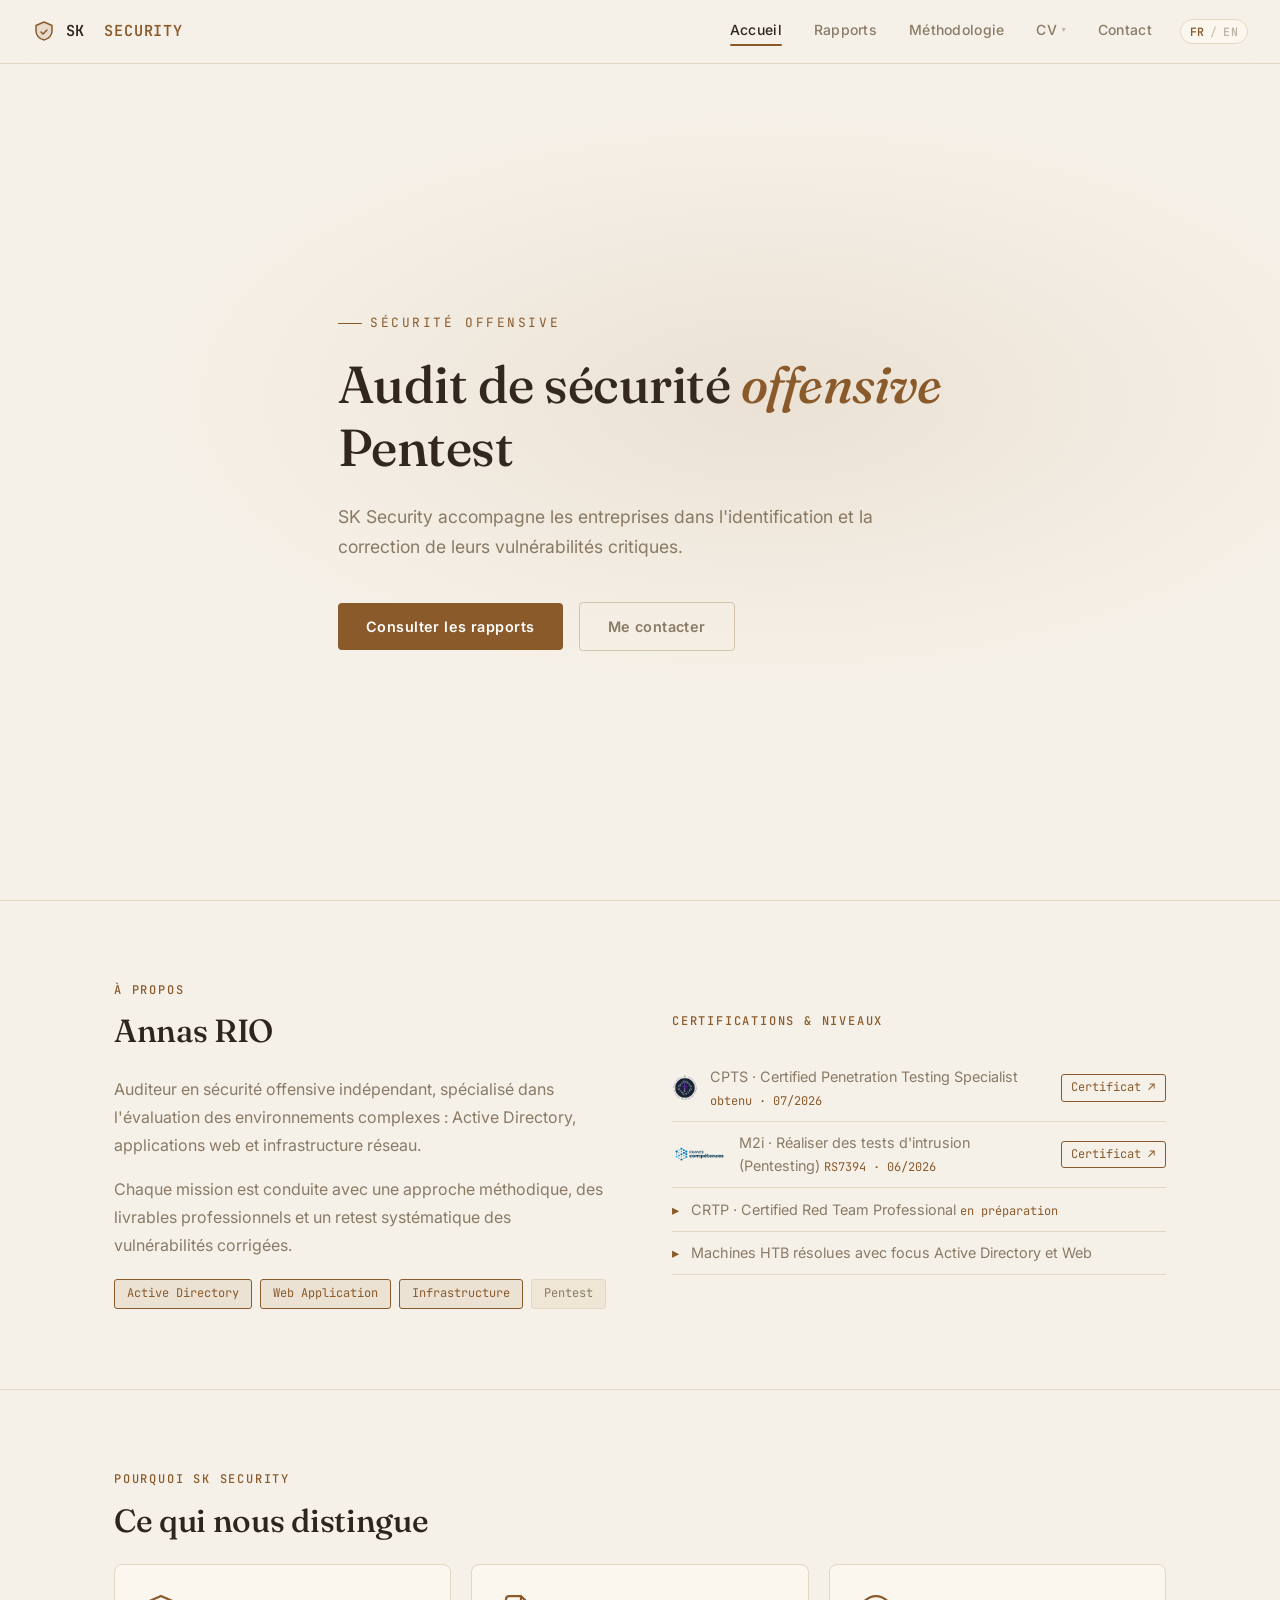
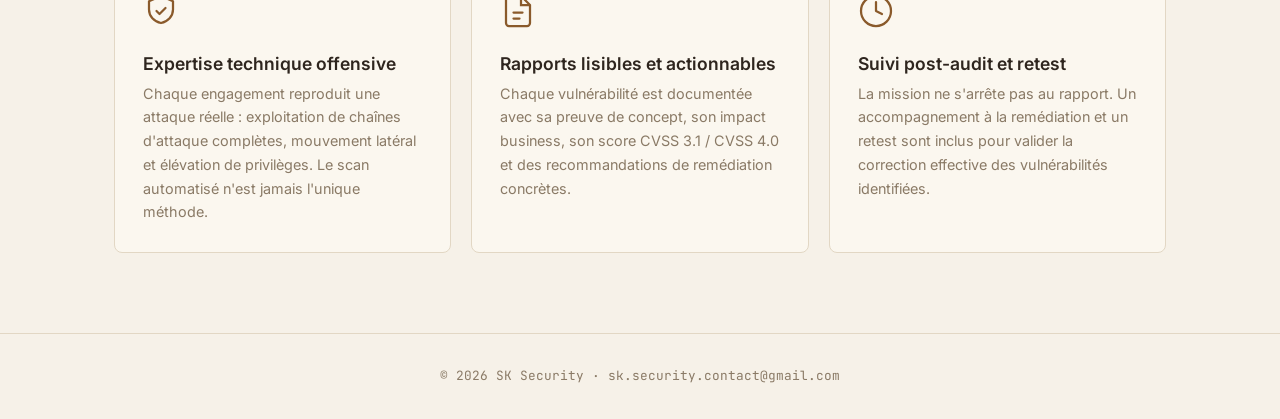
<file: index.html>
<!DOCTYPE html>
<html lang="fr">
<head>
  <meta charset="UTF-8" />
  <meta name="viewport" content="width=device-width, initial-scale=1.0" />
  <title data-i18n="meta.title.home">SK Security · Pentest</title>
  <meta name="description" data-i18n-attr="content:meta.desc.home" content="Cabinet de pentest freelance français. Audit de sécurité offensive, Active Directory, Web Application, Infrastructure." />
  <link rel="stylesheet" href="css/style.css" />
  <link rel="icon" href="favicon.svg" type="image/svg+xml" />
  <link rel="canonical" href="https://skyakuzoh.github.io/yakuzoh/" />
  <meta property="og:type" content="website" />
  <meta property="og:site_name" content="SK Security" />
  <meta property="og:locale" content="fr_FR" />
  <meta property="og:title" content="SK Security · Pentest" />
  <meta property="og:description" content="Cabinet de pentest freelance français. Audit de sécurité offensive, Active Directory, Web Application, Infrastructure." />
  <meta property="og:url" content="https://skyakuzoh.github.io/yakuzoh/" />
  <meta name="twitter:card" content="summary_large_image" />
  <script type="application/ld+json">
  {
    "@context": "https://schema.org",
    "@type": "Person",
    "name": "Annas Rio",
    "jobTitle": "Auditeur en sécurité offensive",
    "url": "https://skyakuzoh.github.io/yakuzoh/",
    "sameAs": ["https://www.linkedin.com/in/annas-rio-224492301/"]
  }
  </script>
</head>
<body>

<!-- ── NAVBAR ──────────────────────────────────────────────────────────── -->
<nav class="navbar" aria-label="Navigation principale">
  <a href="index.html" class="nav-logo" data-i18n-attr="aria-label:nav.logo" aria-label="SK Security, accueil">
    <svg width="24" height="24" viewBox="0 0 24 24" fill="none" aria-hidden="true">
      <path d="M12 2L4 5.5V11c0 4.418 3.358 8.166 8 9 4.642-.834 8-4.582 8-9V5.5L12 2Z"
            fill="rgba(138,90,43,.15)" stroke="#8A5A2B" stroke-width="1.5" stroke-linejoin="round"/>
      <path d="M9 12l2 2 4-4" stroke="#8A5A2B" stroke-width="1.5"
            stroke-linecap="round" stroke-linejoin="round"/>
    </svg>
    SK&nbsp;<span>SECURITY</span>
  </a>

  <div class="nav-right">
    <ul class="nav-links" id="nav-list" role="list">
      <li><a href="index.html" data-i18n="nav.home">Accueil</a></li>
      <li><a href="reports.html" data-i18n="nav.reports">Rapports</a></li>
      <li><a href="methodology.html" data-i18n="nav.methodology">Méthodologie</a></li>
      <li class="cv-dropdown">
        <button class="cv-drop-btn" data-i18n="nav.cv" aria-haspopup="true" aria-expanded="false">CV</button>
        <ul class="cv-menu" role="menu">
          <li><a href="CV_Annas_Rio_FR.pdf" target="_blank" rel="noopener"><span class="cv-flag">FR</span> <span data-i18n="cv.fr">Français</span></a></li>
          <li><a href="CV_Annas_Rio_EN.pdf" target="_blank" rel="noopener"><span class="cv-flag">EN</span> <span data-i18n="cv.en">English</span></a></li>
        </ul>
      </li>
      <li><a href="contact.html" data-i18n="nav.contact">Contact</a></li>
    </ul>

    <button class="lang-toggle" id="lang-toggle" aria-label="Language: French / English">
      <span class="lang-opt active" data-lang="fr">FR</span>
      <span class="lang-sep">/</span>
      <span class="lang-opt" data-lang="en">EN</span>
    </button>

    <button class="nav-toggle" data-i18n-attr="aria-label:nav.menu" aria-label="Ouvrir le menu" aria-expanded="false" aria-controls="nav-list">
      <span></span><span></span><span></span>
    </button>
  </div>
</nav>

<main>

  <!-- ── HERO ──────────────────────────────────────────────────────────── -->
  <section class="hero" id="accueil">
    <div class="container">
      <p class="hero-eyebrow" data-i18n="home.eyebrow">Sécurité offensive</p>
      <h1 data-i18n-html="home.h1">Audit de sécurité <em>offensive</em><br>Pentest</h1>
      <p class="hero-sub" data-i18n="home.sub">SK Security accompagne les entreprises dans l'identification et la correction de leurs vulnérabilités critiques.</p>
      <div class="hero-actions">
        <a href="reports.html" class="btn" data-i18n="home.btnReports">Consulter les rapports</a>
        <a href="contact.html" class="btn btn-outline" data-i18n="home.btnContact">Me contacter</a>
      </div>
    </div>
  </section>

  <!-- ── À PROPOS ──────────────────────────────────────────────────────── -->
  <section id="apropos">
    <div class="container">
      <p class="section-label" data-i18n="home.aboutLabel">À propos</p>
      <div class="about-grid">
        <div class="about-text">
          <h2>Annas RIO</h2>
          <p data-i18n="home.aboutP1">Auditeur en sécurité offensive indépendant, spécialisé dans l'évaluation des environnements complexes : Active Directory, applications web et infrastructure réseau.</p>
          <p data-i18n="home.aboutP2">Chaque mission est conduite avec une approche méthodique, des livrables professionnels et un retest systématique des vulnérabilités corrigées.</p>
          <div class="tag-list">
            <span class="tag accent">Active Directory</span>
            <span class="tag accent">Web Application</span>
            <span class="tag accent">Infrastructure</span>
            <span class="tag">Pentest</span>
          </div>
        </div>
        <div>
          <p class="section-label" data-i18n-html="home.certLabel">Certifications &amp; Niveaux</p>
          <div class="cert-list">
            <p class="cert-with-logo">
              <img class="cert-logo" src="assets/htblogocpts_beige.png" alt="HackTheBox CPTS" loading="lazy" />
              <span data-i18n-html="home.cpts">CPTS · Certified Penetration Testing Specialist <span class="mono" style="color:var(--accent);font-size:.75rem;">obtenu · 07/2026</span></span>
              <a class="cert-link" href="certs/cpts-htb-certificate.pdf" target="_blank" rel="noopener" data-i18n="home.certLink">Certificat&nbsp;↗</a>
            </p>
            <p class="cert-with-logo">
              <img class="cert-logo" src="assets/francecompetence_beige.png" alt="France Compétence" loading="lazy" />
              <span data-i18n-html="home.m2i">M2i · Réaliser des tests d'intrusion (Pentesting) <span class="mono" style="color:var(--accent);font-size:.75rem;">RS7394 · 06/2026</span></span>
              <a class="cert-link" href="certs/certification-m2i-pentesting.pdf" target="_blank" rel="noopener" data-i18n="home.certLink">Certificat&nbsp;↗</a>
            </p>
            <p>
              <span data-i18n-html="home.crtp">CRTP · Certified Red Team Professional <span class="mono" style="color:var(--accent);font-size:.75rem;">en préparation</span></span>
            </p>
            <p data-i18n="home.htbMachines">Machines HTB résolues avec focus Active Directory et Web</p>
          </div>
        </div>
      </div>
    </div>
  </section>

  <!-- ── POURQUOI SK SECURITY ───────────────────────────────────────────── -->
  <section id="pourquoi">
    <div class="container">
      <p class="section-label" data-i18n="home.whyLabel">Pourquoi SK Security</p>
      <h2 data-i18n="home.whyTitle">Ce qui nous distingue</h2>
      <div class="cards-grid">

        <div class="card">
          <svg class="card-icon" viewBox="0 0 24 24" fill="none" aria-hidden="true">
            <path d="M12 2L4 5.5V11c0 4.418 3.358 8.166 8 9 4.642-.834 8-4.582 8-9V5.5L12 2Z"
                  stroke="currentColor" stroke-width="1.5" stroke-linejoin="round"/>
            <path d="M9 12l2 2 4-4" stroke="currentColor" stroke-width="1.5"
                  stroke-linecap="round" stroke-linejoin="round"/>
          </svg>
          <h3 data-i18n="home.card1Title">Expertise technique offensive</h3>
          <p data-i18n="home.card1Desc">Chaque engagement reproduit une attaque réelle : exploitation de chaînes d'attaque complètes, mouvement latéral et élévation de privilèges. Le scan automatisé n'est jamais l'unique méthode.</p>
        </div>

        <div class="card">
          <svg class="card-icon" viewBox="0 0 24 24" fill="none" aria-hidden="true">
            <path d="M14 2H6a2 2 0 0 0-2 2v16a2 2 0 0 0 2 2h12a2 2 0 0 0 2-2V8l-6-6Z"
                  stroke="currentColor" stroke-width="1.5" stroke-linejoin="round"/>
            <polyline points="14,2 14,8 20,8" stroke="currentColor" stroke-width="1.5"/>
            <line x1="9" y1="13" x2="15" y2="13" stroke="currentColor" stroke-width="1.5" stroke-linecap="round"/>
            <line x1="9" y1="17" x2="13" y2="17" stroke="currentColor" stroke-width="1.5" stroke-linecap="round"/>
          </svg>
          <h3 data-i18n="home.card2Title">Rapports lisibles et actionnables</h3>
          <p data-i18n="home.card2Desc">Chaque vulnérabilité est documentée avec sa preuve de concept, son impact business, son score CVSS 3.1 / CVSS 4.0 et des recommandations de remédiation concrètes.</p>
        </div>

        <div class="card">
          <svg class="card-icon" viewBox="0 0 24 24" fill="none" aria-hidden="true">
            <circle cx="12" cy="12" r="10" stroke="currentColor" stroke-width="1.5"/>
            <polyline points="12,6 12,12 16,14" stroke="currentColor" stroke-width="1.5"
                      stroke-linecap="round" stroke-linejoin="round"/>
          </svg>
          <h3 data-i18n="home.card3Title">Suivi post-audit et retest</h3>
          <p data-i18n="home.card3Desc">La mission ne s'arrête pas au rapport. Un accompagnement à la remédiation et un retest sont inclus pour valider la correction effective des vulnérabilités identifiées.</p>
        </div>

      </div>
    </div>
  </section>

</main>

<footer>
  <div class="container">
    <span data-i18n="footer.copy">© 2026 SK Security ·</span>
    <a href="mailto:sk.security.contact@gmail.com">sk.security.contact@gmail.com</a>
  </div>
</footer>

<script src="js/i18n.js"></script>
<script src="js/main.js"></script>
</body>
</html>
</file>
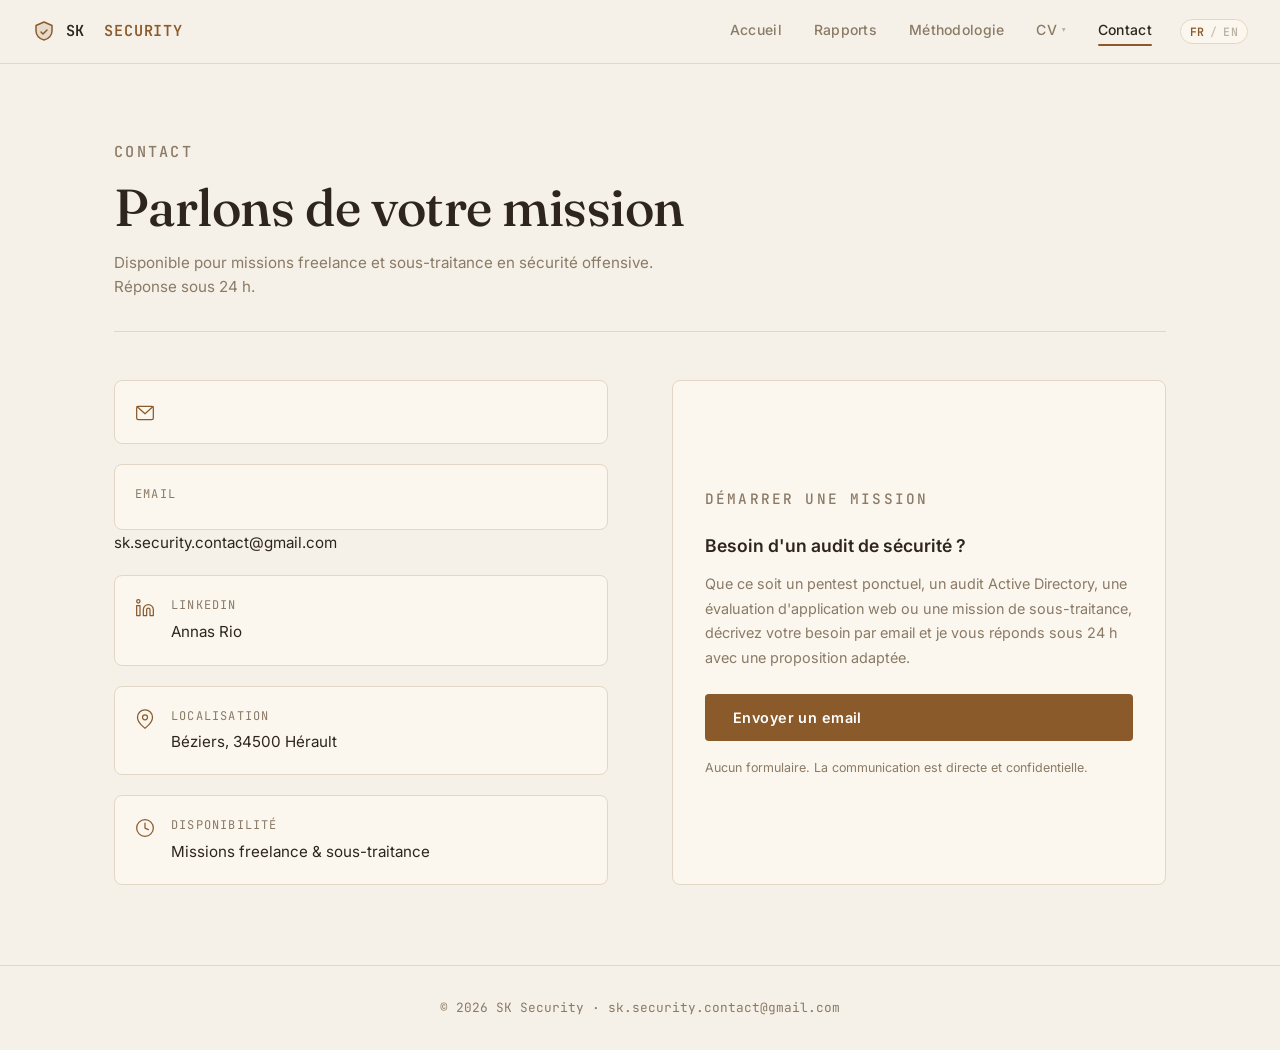
<file: contact.html>
<!DOCTYPE html>
<html lang="fr">
<head>
  <meta charset="UTF-8" />
  <meta name="viewport" content="width=device-width, initial-scale=1.0" />
  <title data-i18n="meta.title.contact">Contact · SK Security</title>
  <meta name="description" data-i18n-attr="content:meta.desc.contact" content="Contactez SK Security pour vos besoins en audit de sécurité offensive et pentest freelance." />
  <link rel="stylesheet" href="css/style.css" />
  <link rel="icon" href="favicon.svg" type="image/svg+xml" />
  <link rel="canonical" href="https://skyakuzoh.github.io/yakuzoh/contact.html" />
</head>
<body>

<!-- ── NAVBAR ──────────────────────────────────────────────────────────── -->
<nav class="navbar" aria-label="Navigation principale">
  <a href="index.html" class="nav-logo" data-i18n-attr="aria-label:nav.logo" aria-label="SK Security, accueil">
    <svg width="24" height="24" viewBox="0 0 24 24" fill="none" aria-hidden="true">
      <path d="M12 2L4 5.5V11c0 4.418 3.358 8.166 8 9 4.642-.834 8-4.582 8-9V5.5L12 2Z"
            fill="rgba(138,90,43,.15)" stroke="#8A5A2B" stroke-width="1.5" stroke-linejoin="round"/>
      <path d="M9 12l2 2 4-4" stroke="#8A5A2B" stroke-width="1.5"
            stroke-linecap="round" stroke-linejoin="round"/>
    </svg>
    SK&nbsp;<span>SECURITY</span>
  </a>

  <div class="nav-right">
    <ul class="nav-links" id="nav-list" role="list">
      <li><a href="index.html" data-i18n="nav.home">Accueil</a></li>
      <li><a href="reports.html" data-i18n="nav.reports">Rapports</a></li>
      <li><a href="methodology.html" data-i18n="nav.methodology">Méthodologie</a></li>
      <li class="cv-dropdown">
        <button class="cv-drop-btn" data-i18n="nav.cv" aria-haspopup="true" aria-expanded="false">CV</button>
        <ul class="cv-menu" role="menu">
          <li><a href="CV_Annas_Rio_FR.pdf" target="_blank" rel="noopener"><span class="cv-flag">FR</span> <span data-i18n="cv.fr">Français</span></a></li>
          <li><a href="CV_Annas_Rio_EN.pdf" target="_blank" rel="noopener"><span class="cv-flag">EN</span> <span data-i18n="cv.en">English</span></a></li>
        </ul>
      </li>
      <li><a href="contact.html" data-i18n="nav.contact">Contact</a></li>
    </ul>

    <button class="lang-toggle" id="lang-toggle" aria-label="Language: French / English">
      <span class="lang-opt active" data-lang="fr">FR</span>
      <span class="lang-sep">/</span>
      <span class="lang-opt" data-lang="en">EN</span>
    </button>

    <button class="nav-toggle" data-i18n-attr="aria-label:nav.menu" aria-label="Ouvrir le menu" aria-expanded="false" aria-controls="nav-list">
      <span></span><span></span><span></span>
    </button>
  </div>
</nav>

<main>
  <div class="container">

    <!-- ── PAGE HERO ────────────────────────────────────────────────────── -->
    <div class="page-hero">
      <p class="section-label" data-i18n="contact.label">Contact</p>
      <h1 data-i18n="contact.h1">Parlons de votre mission</h1>
      <p data-i18n-html="contact.intro">Disponible pour missions freelance et sous-traitance en sécurité offensive. Réponse sous 24&nbsp;h.</p>
    </div>

    <!-- ── CONTACT GRID ──────────────────────────────────────────────────── -->
    <section style="padding: 3rem 0 5rem; border: none;">
      <div class="contact-grid">

        <!-- Left: infos -->
        <div class="contact-info">

          <a href="mailto:sk.security.contact@gmail.com" class="contact-item" style="text-decoration:none; color:inherit;">
            <svg class="contact-item-icon" width="20" height="20" viewBox="0 0 24 24" fill="none" aria-hidden="true">
              <rect x="2" y="4" width="20" height="16" rx="2" stroke="currentColor" stroke-width="1.5"/>
              <polyline points="2,4 12,13 22,4" stroke="currentColor" stroke-width="1.5" stroke-linejoin="round"/>
            </svg>
            <div class="contact-item-text">
              <div class="label" data-i18n="contact.emailLabel">Email</div>
              <a href="mailto:sk.security.contact@gmail.com">sk.security.contact@gmail.com</a>
            </div>
          </a>

          <div class="contact-item">
            <svg class="contact-item-icon" width="20" height="20" viewBox="0 0 24 24" fill="none" aria-hidden="true">
              <path d="M16 8a6 6 0 0 1 6 6v7h-4v-7a2 2 0 0 0-2-2 2 2 0 0 0-2 2v7h-4v-7a6 6 0 0 1 6-6Z" stroke="currentColor" stroke-width="1.5" stroke-linejoin="round"/>
              <rect x="2" y="9" width="4" height="12" stroke="currentColor" stroke-width="1.5" stroke-linejoin="round"/>
              <circle cx="4" cy="4" r="2" stroke="currentColor" stroke-width="1.5"/>
            </svg>
            <div class="contact-item-text">
              <div class="label" data-i18n="contact.linkedinLabel">LinkedIn</div>
              <a href="https://www.linkedin.com/in/annas-rio-224492301/" target="_blank" rel="noopener">Annas Rio</a>
            </div>
          </div>

          <div class="contact-item">
            <svg class="contact-item-icon" width="20" height="20" viewBox="0 0 24 24" fill="none" aria-hidden="true">
              <path d="M21 10c0 7-9 13-9 13s-9-6-9-13a9 9 0 0 1 18 0Z" stroke="currentColor" stroke-width="1.5"/>
              <circle cx="12" cy="10" r="3" stroke="currentColor" stroke-width="1.5"/>
            </svg>
            <div class="contact-item-text">
              <div class="label" data-i18n="contact.locLabel">Localisation</div>
              <p data-i18n="contact.locValue">Béziers, 34500 Hérault</p>
            </div>
          </div>

          <div class="contact-item">
            <svg class="contact-item-icon" width="20" height="20" viewBox="0 0 24 24" fill="none" aria-hidden="true">
              <circle cx="12" cy="12" r="10" stroke="currentColor" stroke-width="1.5"/>
              <polyline points="12,6 12,12 16,14" stroke="currentColor" stroke-width="1.5" stroke-linecap="round"/>
            </svg>
            <div class="contact-item-text">
              <div class="label" data-i18n="contact.availLabel">Disponibilité</div>
              <p data-i18n-html="contact.availValue">Missions freelance &amp; sous-traitance</p>
            </div>
          </div>

        </div><!-- /contact-info -->

        <!-- Right: CTA -->
        <div class="contact-cta">
          <p class="section-label" data-i18n="contact.ctaLabel">Démarrer une mission</p>
          <h3 data-i18n="contact.ctaTitle">Besoin d'un audit de sécurité ?</h3>
          <p data-i18n-html="contact.ctaDesc">Que ce soit un pentest ponctuel, un audit Active Directory ou une mission de sous-traitance, décrivez votre besoin par email et je vous réponds sous 24&nbsp;h avec une proposition adaptée.</p>
          <a href="mailto:sk.security.contact@gmail.com?subject=Demande%20de%20mission%20pentest" class="btn" data-i18n-mailsubject="1" data-i18n="contact.sendBtn">
            <svg width="16" height="16" viewBox="0 0 24 24" fill="none" aria-hidden="true">
              <rect x="2" y="4" width="20" height="16" rx="2" stroke="currentColor" stroke-width="1.75"/>
              <polyline points="2,4 12,13 22,4" stroke="currentColor" stroke-width="1.75" stroke-linejoin="round"/>
            </svg>
            Envoyer un email
          </a>
          <p style="font-size:.78rem; color:var(--text-muted); margin-top:1rem; margin-bottom:0;" data-i18n="contact.note">Aucun formulaire. La communication est directe et confidentielle.</p>
        </div>

      </div><!-- /contact-grid -->
    </section>

  </div><!-- /container -->
</main>

<footer>
  <div class="container">
    <span data-i18n="footer.copy">© 2026 SK Security ·</span>
    <a href="mailto:sk.security.contact@gmail.com">sk.security.contact@gmail.com</a>
  </div>
</footer>

<script src="js/i18n.js"></script>
<script src="js/main.js"></script>
</body>
</html>
</file>
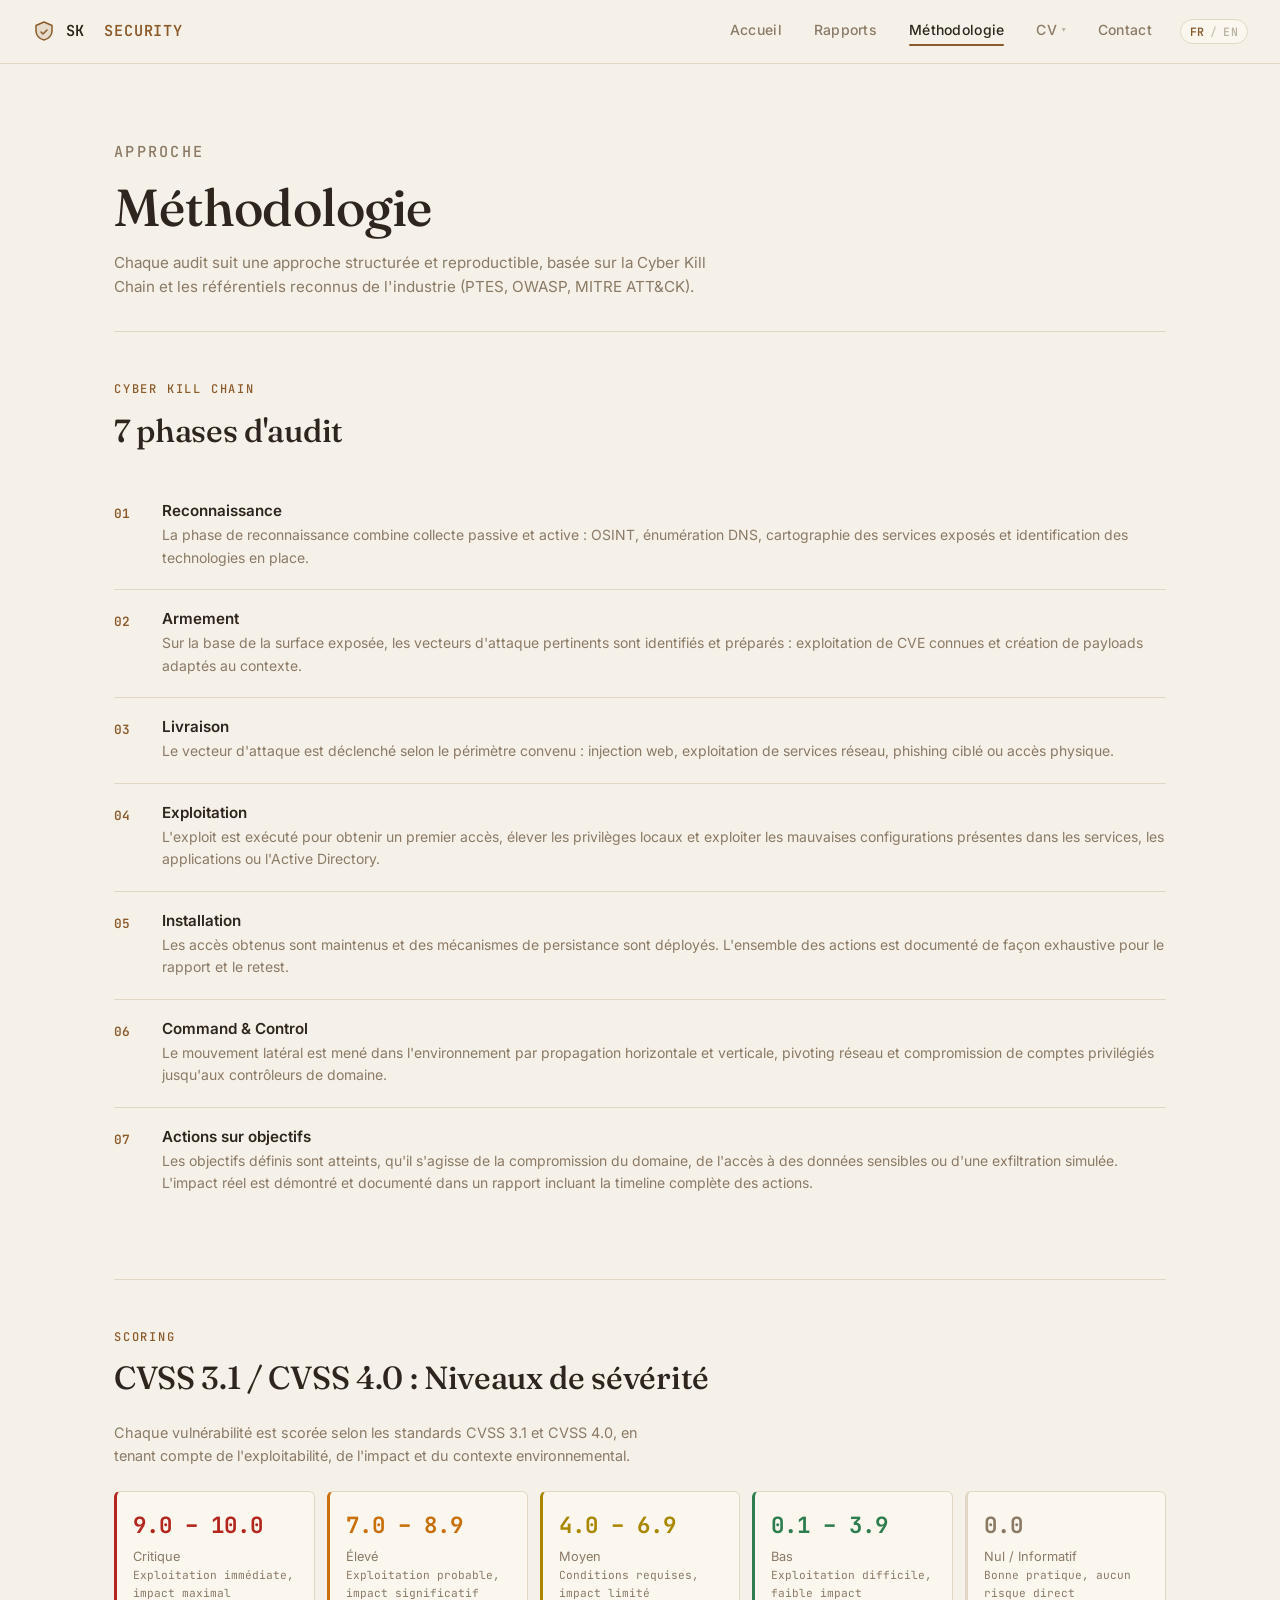
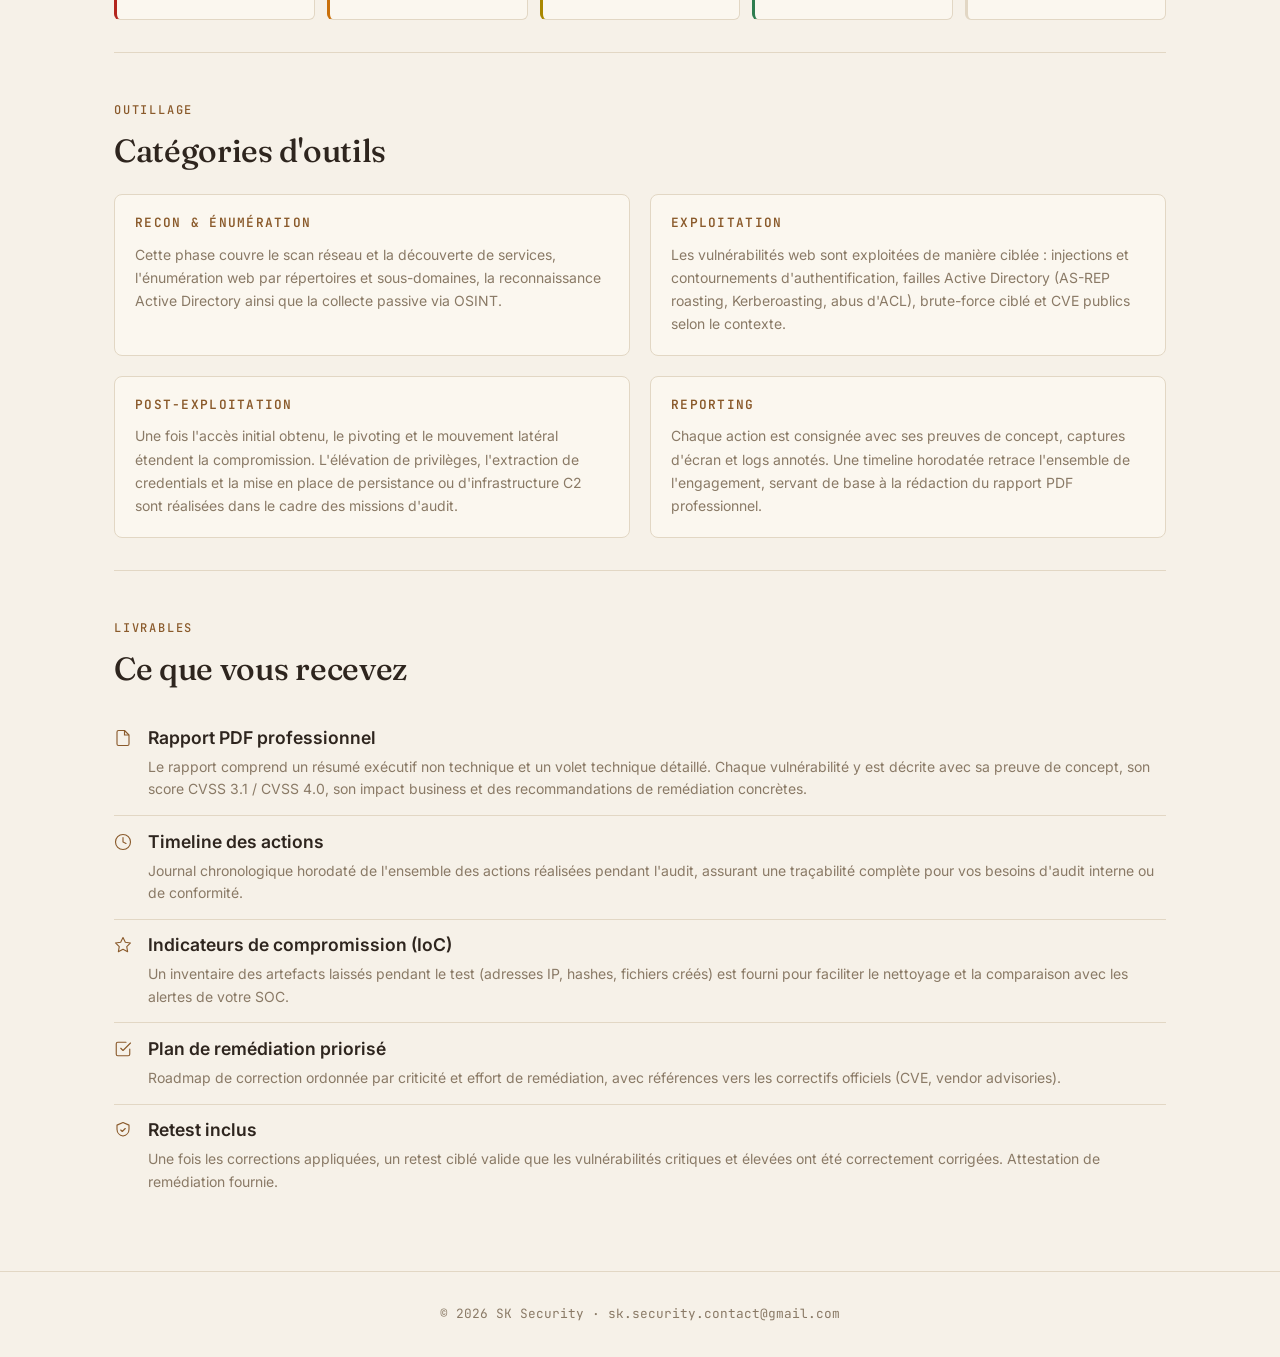
<file: methodology.html>
<!DOCTYPE html>
<html lang="fr">
<head>
  <meta charset="UTF-8" />
  <meta name="viewport" content="width=device-width, initial-scale=1.0" />
  <title data-i18n="meta.title.methodology">Méthodologie · SK Security</title>
  <meta name="description" data-i18n-attr="content:meta.desc.methodology" content="Approche structurée basée sur la Cyber Kill Chain." />
  <link rel="stylesheet" href="css/style.css" />
  <link rel="icon" href="favicon.svg" type="image/svg+xml" />
  <link rel="canonical" href="https://skyakuzoh.github.io/yakuzoh/methodology.html" />
</head>
<body>

<!-- ── NAVBAR ──────────────────────────────────────────────────────────── -->
<nav class="navbar" aria-label="Navigation principale">
  <a href="index.html" class="nav-logo" data-i18n-attr="aria-label:nav.logo" aria-label="SK Security, accueil">
    <svg width="24" height="24" viewBox="0 0 24 24" fill="none" aria-hidden="true">
      <path d="M12 2L4 5.5V11c0 4.418 3.358 8.166 8 9 4.642-.834 8-4.582 8-9V5.5L12 2Z"
            fill="rgba(138,90,43,.15)" stroke="#8A5A2B" stroke-width="1.5" stroke-linejoin="round"/>
      <path d="M9 12l2 2 4-4" stroke="#8A5A2B" stroke-width="1.5"
            stroke-linecap="round" stroke-linejoin="round"/>
    </svg>
    SK&nbsp;<span>SECURITY</span>
  </a>

  <div class="nav-right">
    <ul class="nav-links" id="nav-list" role="list">
      <li><a href="index.html" data-i18n="nav.home">Accueil</a></li>
      <li><a href="reports.html" data-i18n="nav.reports">Rapports</a></li>
      <li><a href="methodology.html" data-i18n="nav.methodology">Méthodologie</a></li>
      <li class="cv-dropdown">
        <button class="cv-drop-btn" data-i18n="nav.cv" aria-haspopup="true" aria-expanded="false">CV</button>
        <ul class="cv-menu" role="menu">
          <li><a href="CV_Annas_Rio_FR.pdf" target="_blank" rel="noopener"><span class="cv-flag">FR</span> <span data-i18n="cv.fr">Français</span></a></li>
          <li><a href="CV_Annas_Rio_EN.pdf" target="_blank" rel="noopener"><span class="cv-flag">EN</span> <span data-i18n="cv.en">English</span></a></li>
        </ul>
      </li>
      <li><a href="contact.html" data-i18n="nav.contact">Contact</a></li>
    </ul>

    <button class="lang-toggle" id="lang-toggle" aria-label="Language: French / English">
      <span class="lang-opt active" data-lang="fr">FR</span>
      <span class="lang-sep">/</span>
      <span class="lang-opt" data-lang="en">EN</span>
    </button>

    <button class="nav-toggle" data-i18n-attr="aria-label:nav.menu" aria-label="Ouvrir le menu" aria-expanded="false" aria-controls="nav-list">
      <span></span><span></span><span></span>
    </button>
  </div>
</nav>

<main>
  <div class="container">

    <!-- ── PAGE HERO ────────────────────────────────────────────────────── -->
    <div class="page-hero">
      <p class="section-label" data-i18n="meth.label">Approche</p>
      <h1 data-i18n="meth.h1">Méthodologie</h1>
      <p data-i18n="meth.intro">Chaque audit suit une approche structurée et reproductible, basée sur la Cyber Kill Chain et les référentiels reconnus de l'industrie (PTES, OWASP, MITRE ATT&amp;CK).</p>
    </div>

    <!-- ── CYBER KILL CHAIN ──────────────────────────────────────────────── -->
    <section id="kill-chain" style="padding: 3rem 0 2rem; border: none;">
      <p class="section-label" data-i18n="meth.kcLabel">Cyber Kill Chain</p>
      <h2 data-i18n="meth.kcTitle">7 phases d'audit</h2>

      <div class="kill-chain" role="list">
        <div class="kc-item" role="listitem">
          <span class="kc-num">01</span>
          <div class="kc-content"><h3 data-i18n="kc1.t">Reconnaissance</h3><p data-i18n="kc1.d">La phase de reconnaissance combine collecte passive et active : OSINT, énumération DNS, cartographie des services exposés et identification des technologies en place.</p></div>
        </div>
        <div class="kc-item" role="listitem">
          <span class="kc-num">02</span>
          <div class="kc-content"><h3 data-i18n-html="kc2.t">Armement</h3><p data-i18n="kc2.d">Sur la base de la surface exposée, les vecteurs d'attaque pertinents sont identifiés et préparés.</p></div>
        </div>
        <div class="kc-item" role="listitem">
          <span class="kc-num">03</span>
          <div class="kc-content"><h3 data-i18n="kc3.t">Livraison</h3><p data-i18n="kc3.d">Le vecteur d'attaque est déclenché selon le périmètre convenu.</p></div>
        </div>
        <div class="kc-item" role="listitem">
          <span class="kc-num">04</span>
          <div class="kc-content"><h3 data-i18n="kc4.t">Exploitation</h3><p data-i18n="kc4.d">L'exploit est exécuté pour obtenir un premier accès et élever les privilèges.</p></div>
        </div>
        <div class="kc-item" role="listitem">
          <span class="kc-num">05</span>
          <div class="kc-content"><h3 data-i18n="kc5.t">Installation</h3><p data-i18n="kc5.d">Les accès obtenus sont maintenus et des mécanismes de persistance sont déployés.</p></div>
        </div>
        <div class="kc-item" role="listitem">
          <span class="kc-num">06</span>
          <div class="kc-content"><h3 data-i18n-html="kc6.t">Command &amp; Control</h3><p data-i18n="kc6.d">Le mouvement latéral est mené dans l'environnement par pivoting réseau et compromission de comptes privilégiés.</p></div>
        </div>
        <div class="kc-item" role="listitem">
          <span class="kc-num">07</span>
          <div class="kc-content"><h3 data-i18n="kc7.t">Actions sur objectifs</h3><p data-i18n="kc7.d">Les objectifs définis sont atteints et l'impact réel est démontré dans un rapport incluant la timeline complète.</p></div>
        </div>
      </div>
    </section>

    <!-- ── SCORING CVSS ──────────────────────────────────────────────────── -->
    <section id="scoring" style="padding: 3rem 0 2rem;">
      <p class="section-label" data-i18n="meth.scoringLabel">Scoring</p>
      <h2 data-i18n="meth.scoringTitle">CVSS 3.1 / CVSS 4.0 : Niveaux de sévérité</h2>
      <p style="color:var(--text-muted);font-size:.9rem; max-width:560px;" data-i18n="meth.scoringIntro">Chaque vulnérabilité est scorée selon les standards CVSS 3.1 et CVSS 4.0.</p>

      <div class="cvss-grid">
        <div class="cvss-item" style="border-left: 3px solid var(--crit);">
          <div class="score" style="color:var(--crit);">9.0 – 10.0</div>
          <div class="label" data-i18n="cvss.crit.label">Critique</div>
          <div class="range" data-i18n="cvss.crit.range">Exploitation immédiate, impact maximal</div>
        </div>
        <div class="cvss-item" style="border-left: 3px solid var(--high);">
          <div class="score" style="color:var(--high);">7.0 – 8.9</div>
          <div class="label" data-i18n="cvss.high.label">Élevé</div>
          <div class="range" data-i18n="cvss.high.range">Exploitation probable, impact significatif</div>
        </div>
        <div class="cvss-item" style="border-left: 3px solid var(--med);">
          <div class="score" style="color:var(--med);">4.0 – 6.9</div>
          <div class="label" data-i18n="cvss.med.label">Moyen</div>
          <div class="range" data-i18n="cvss.med.range">Conditions requises, impact limité</div>
        </div>
        <div class="cvss-item" style="border-left: 3px solid var(--low);">
          <div class="score" style="color:var(--low);">0.1 – 3.9</div>
          <div class="label" data-i18n="cvss.low.label">Bas</div>
          <div class="range" data-i18n="cvss.low.range">Exploitation difficile, faible impact</div>
        </div>
        <div class="cvss-item" style="border-left: 3px solid var(--border);">
          <div class="score" style="color:var(--text-muted);">0.0</div>
          <div class="label" style="color:var(--text-muted);" data-i18n="cvss.none.label">Nul / Informatif</div>
          <div class="range" data-i18n="cvss.none.range">Bonne pratique, aucun risque direct</div>
        </div>
      </div>
    </section>

    <!-- ── OUTILS ────────────────────────────────────────────────────────── -->
    <section id="outils" style="padding: 3rem 0 2rem;">
      <p class="section-label" data-i18n="meth.toolsLabel">Outillage</p>
      <h2 data-i18n="meth.toolsTitle">Catégories d'outils</h2>

      <div class="tools-grid">
        <div class="tool-cat"><h3 data-i18n-html="tool1.t">Recon &amp; Énumération</h3><p data-i18n="tool1.d">Scan réseau, découverte de services, énumération web, reconnaissance Active Directory, OSINT.</p></div>
        <div class="tool-cat"><h3 data-i18n="tool2.t">Exploitation</h3><p data-i18n="tool2.d">Injections, contournements d'authentification, failles AD, brute-force ciblé, CVE publics.</p></div>
        <div class="tool-cat"><h3 data-i18n="tool3.t">Post-Exploitation</h3><p data-i18n="tool3.d">Pivoting, mouvement latéral, élévation de privilèges, extraction de credentials, C2.</p></div>
        <div class="tool-cat"><h3 data-i18n="tool4.t">Reporting</h3><p data-i18n="tool4.d">Preuves de concept, captures, logs annotés, timeline horodatée, rapport PDF.</p></div>
      </div>
    </section>

    <!-- ── LIVRABLES ──────────────────────────────────────────────────────── -->
    <section id="livrables" style="padding: 3rem 0 4rem; border-top: 1px solid var(--border);">
      <p class="section-label" data-i18n="meth.delivLabel">Livrables</p>
      <h2 data-i18n="meth.delivTitle">Ce que vous recevez</h2>

      <div class="deliverables">
        <div class="deliverable-item">
          <svg class="del-icon" width="18" height="18" viewBox="0 0 24 24" fill="none" aria-hidden="true">
            <path d="M14 2H6a2 2 0 0 0-2 2v16a2 2 0 0 0 2 2h12a2 2 0 0 0 2-2V8l-6-6Z" stroke="currentColor" stroke-width="1.5" stroke-linejoin="round"/>
            <polyline points="14,2 14,8 20,8" stroke="currentColor" stroke-width="1.5"/>
          </svg>
          <div><h3 data-i18n="del1.t">Rapport PDF professionnel</h3><p data-i18n="del1.d">Résumé exécutif et volet technique détaillé, avec preuve de concept, score CVSS, impact business et recommandations.</p></div>
        </div>
        <div class="deliverable-item">
          <svg class="del-icon" width="18" height="18" viewBox="0 0 24 24" fill="none" aria-hidden="true">
            <circle cx="12" cy="12" r="10" stroke="currentColor" stroke-width="1.5"/>
            <polyline points="12,6 12,12 16,14" stroke="currentColor" stroke-width="1.5" stroke-linecap="round"/>
          </svg>
          <div><h3 data-i18n="del2.t">Timeline des actions</h3><p data-i18n="del2.d">Journal chronologique horodaté des actions, pour la traçabilité et la conformité.</p></div>
        </div>
        <div class="deliverable-item">
          <svg class="del-icon" width="18" height="18" viewBox="0 0 24 24" fill="none" aria-hidden="true">
            <polygon points="12,2 15.09,8.26 22,9.27 17,14.14 18.18,21.02 12,17.77 5.82,21.02 7,14.14 2,9.27 8.91,8.26" stroke="currentColor" stroke-width="1.5" stroke-linejoin="round"/>
          </svg>
          <div><h3 data-i18n="del3.t">Indicateurs de compromission (IoC)</h3><p data-i18n="del3.d">Inventaire des artefacts (IP, hashes, fichiers) pour le nettoyage et la comparaison SOC.</p></div>
        </div>
        <div class="deliverable-item">
          <svg class="del-icon" width="18" height="18" viewBox="0 0 24 24" fill="none" aria-hidden="true">
            <path d="M9 11l3 3L22 4" stroke="currentColor" stroke-width="1.5" stroke-linecap="round" stroke-linejoin="round"/>
            <path d="M21 12v7a2 2 0 0 1-2 2H5a2 2 0 0 1-2-2V5a2 2 0 0 1 2-2h11" stroke="currentColor" stroke-width="1.5" stroke-linecap="round"/>
          </svg>
          <div><h3 data-i18n="del4.t">Plan de remédiation priorisé</h3><p data-i18n="del4.d">Roadmap de correction par criticité, avec références aux correctifs officiels.</p></div>
        </div>
        <div class="deliverable-item">
          <svg class="del-icon" width="18" height="18" viewBox="0 0 24 24" fill="none" aria-hidden="true">
            <path d="M12 2L4 5.5V11c0 4.418 3.358 8.166 8 9 4.642-.834 8-4.582 8-9V5.5L12 2Z" stroke="currentColor" stroke-width="1.5" stroke-linejoin="round"/>
            <path d="M9 12l2 2 4-4" stroke="currentColor" stroke-width="1.5" stroke-linecap="round" stroke-linejoin="round"/>
          </svg>
          <div><h3 data-i18n="del5.t">Retest inclus</h3><p data-i18n="del5.d">Retest ciblé des vulnérabilités critiques et élevées + attestation de remédiation.</p></div>
        </div>
      </div>
    </section>

  </div><!-- /container -->
</main>

<footer>
  <div class="container">
    <span data-i18n="footer.copy">© 2026 SK Security ·</span>
    <a href="mailto:sk.security.contact@gmail.com">sk.security.contact@gmail.com</a>
  </div>
</footer>

<script src="js/i18n.js"></script>
<script src="js/main.js"></script>
</body>
</html>
</file>
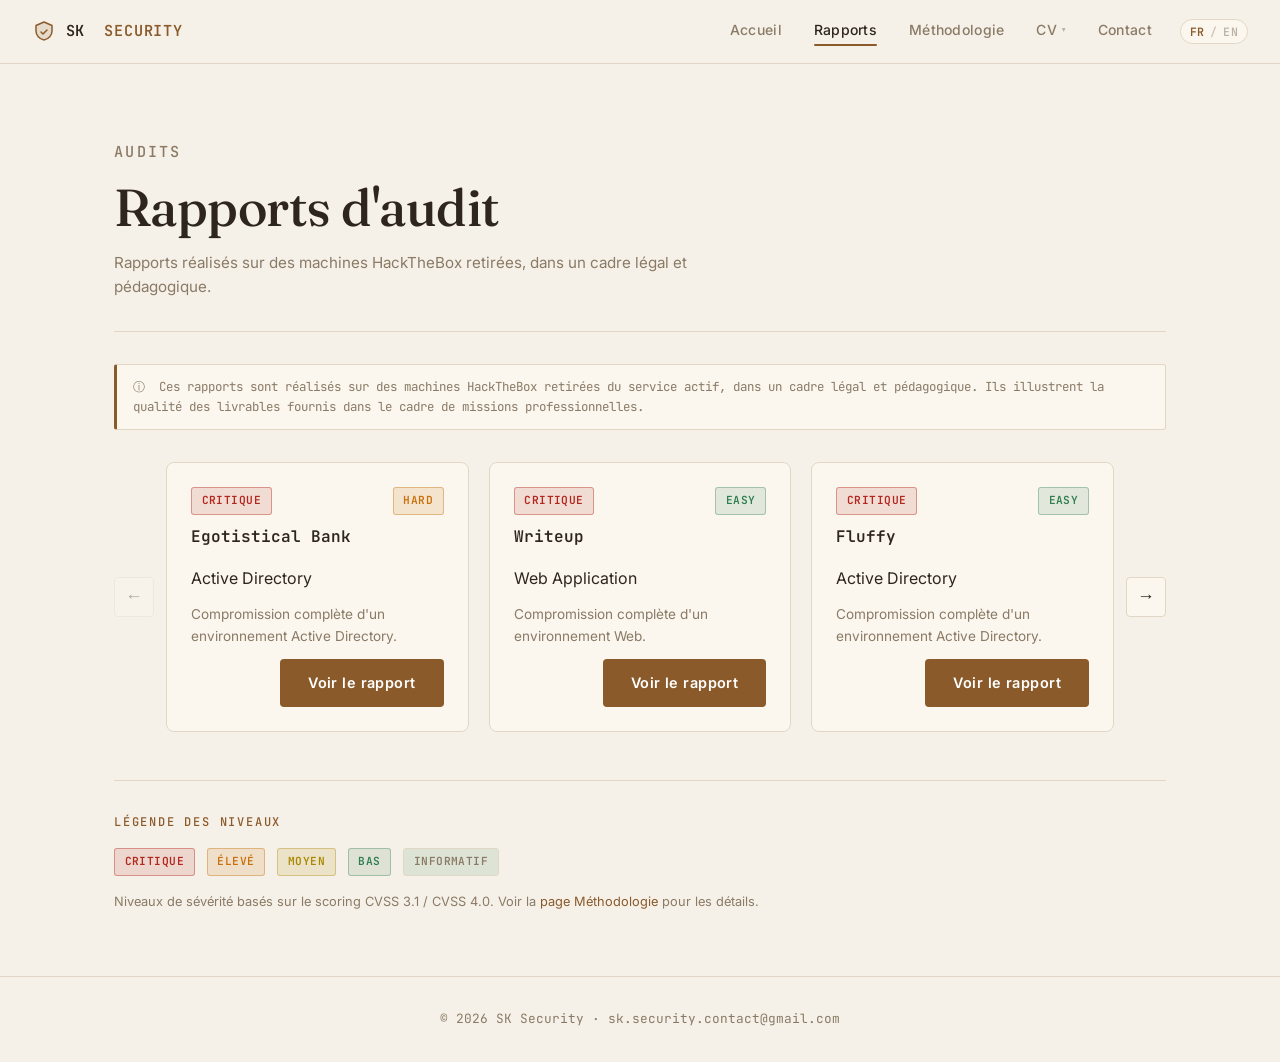
<file: reports.html>
<!DOCTYPE html>
<html lang="fr">
<head>
  <meta charset="UTF-8" />
  <meta name="viewport" content="width=device-width, initial-scale=1.0" />
  <title data-i18n="meta.title.reports">Rapports d'audit · SK Security</title>
  <meta name="description" data-i18n-attr="content:meta.desc.reports" content="Rapports de pentest sur machines HackTheBox retirées." />
  <link rel="stylesheet" href="css/style.css" />
  <link rel="icon" href="favicon.svg" type="image/svg+xml" />
  <link rel="canonical" href="https://skyakuzoh.github.io/yakuzoh/reports.html" />
</head>
<body>

<!-- ── NAVBAR ──────────────────────────────────────────────────────────── -->
<nav class="navbar" aria-label="Navigation principale">
  <a href="index.html" class="nav-logo" data-i18n-attr="aria-label:nav.logo" aria-label="SK Security, accueil">
    <svg width="24" height="24" viewBox="0 0 24 24" fill="none" aria-hidden="true">
      <path d="M12 2L4 5.5V11c0 4.418 3.358 8.166 8 9 4.642-.834 8-4.582 8-9V5.5L12 2Z"
            fill="rgba(138,90,43,.15)" stroke="#8A5A2B" stroke-width="1.5" stroke-linejoin="round"/>
      <path d="M9 12l2 2 4-4" stroke="#8A5A2B" stroke-width="1.5"
            stroke-linecap="round" stroke-linejoin="round"/>
    </svg>
    SK&nbsp;<span>SECURITY</span>
  </a>

  <div class="nav-right">
    <ul class="nav-links" id="nav-list" role="list">
      <li><a href="index.html" data-i18n="nav.home">Accueil</a></li>
      <li><a href="reports.html" data-i18n="nav.reports">Rapports</a></li>
      <li><a href="methodology.html" data-i18n="nav.methodology">Méthodologie</a></li>
      <li class="cv-dropdown">
        <button class="cv-drop-btn" data-i18n="nav.cv" aria-haspopup="true" aria-expanded="false">CV</button>
        <ul class="cv-menu" role="menu">
          <li><a href="CV_Annas_Rio_FR.pdf" target="_blank" rel="noopener"><span class="cv-flag">FR</span> <span data-i18n="cv.fr">Français</span></a></li>
          <li><a href="CV_Annas_Rio_EN.pdf" target="_blank" rel="noopener"><span class="cv-flag">EN</span> <span data-i18n="cv.en">English</span></a></li>
        </ul>
      </li>
      <li><a href="contact.html" data-i18n="nav.contact">Contact</a></li>
    </ul>

    <button class="lang-toggle" id="lang-toggle" aria-label="Language: French / English">
      <span class="lang-opt active" data-lang="fr">FR</span>
      <span class="lang-sep">/</span>
      <span class="lang-opt" data-lang="en">EN</span>
    </button>

    <button class="nav-toggle" data-i18n-attr="aria-label:nav.menu" aria-label="Ouvrir le menu" aria-expanded="false" aria-controls="nav-list">
      <span></span><span></span><span></span>
    </button>
  </div>
</nav>

<main>
  <div class="container">

    <!-- ── PAGE HERO ────────────────────────────────────────────────────── -->
    <div class="page-hero">
      <p class="section-label" data-i18n="reports.label">Audits</p>
      <h1 data-i18n="reports.h1">Rapports d'audit</h1>
      <p data-i18n="reports.intro">Rapports réalisés sur des machines HackTheBox retirées, dans un cadre légal et pédagogique.</p>
    </div>

    <!-- ── DISCLAIMER ───────────────────────────────────────────────────── -->
    <div class="disclaimer" role="note" data-i18n-html="reports.disclaimer">
      ⓘ&nbsp; Ces rapports sont réalisés sur des machines HackTheBox retirées du service actif, dans un cadre légal et pédagogique. Ils illustrent la qualité des livrables fournis dans le cadre de missions professionnelles.
    </div>

    <!-- ── REPORTS CAROUSEL ───────────────────────────────────────────────── -->
    <div class="carousel-wrapper">
      <button class="carousel-btn" id="prev-btn" data-i18n-attr="aria-label:reports.prev" aria-label="Précédent" disabled>&#8592;</button>
      <div class="reports-grid" id="reports-grid"></div>
      <button class="carousel-btn" id="next-btn" data-i18n-attr="aria-label:reports.next" aria-label="Suivant">&#8594;</button>
    </div>

    <!-- ── LEGEND ────────────────────────────────────────────────────────── -->
    <div style="margin: 3rem 0 4rem; padding-top: 2rem; border-top: 1px solid var(--border);">
      <p class="section-label" style="margin-bottom:1rem;" data-i18n="reports.legendLabel">Légende des niveaux</p>
      <div style="display:flex; flex-wrap:wrap; gap:.75rem;">
        <span class="badge badge-crit" data-i18n="sev.crit">Critique</span>
        <span class="badge badge-hard" data-i18n="sev.high">Élevé</span>
        <span class="badge badge-medium" data-i18n="sev.med">Moyen</span>
        <span class="badge badge-easy" data-i18n="sev.low">Bas</span>
        <span class="badge badge-easy" style="color:var(--text-muted);border-color:var(--border)" data-i18n="sev.info">Informatif</span>
      </div>
      <p style="font-size:.8rem; color:var(--text-muted); margin-top:1rem;" data-i18n-html="reports.legendNote">
        Niveaux de sévérité basés sur le scoring CVSS 3.1 / CVSS 4.0. Voir la <a href="methodology.html">page Méthodologie</a> pour les détails.
      </p>
    </div>

  </div><!-- /container -->
</main>

<footer>
  <div class="container">
    <span data-i18n="footer.copy">© 2026 SK Security ·</span>
    <a href="mailto:sk.security.contact@gmail.com">sk.security.contact@gmail.com</a>
  </div>
</footer>

<script src="js/i18n.js"></script>
<script src="js/main.js"></script>
<script src="js/reports.js"></script>
</body>
</html>
</file>
<file: css/style.css>
@import url('https://fonts.googleapis.com/css2?family=Inter:wght@300;400;500;600;700&family=JetBrains+Mono:wght@400;500;600&family=Fraunces:opsz,wght@9..144,400;9..144,500;9..144,600&display=swap');

*, *::before, *::after { box-sizing: border-box; margin: 0; padding: 0; }

:root {
  --bg:        #F6F1E8;   /* warm cream */
  --bg-card:   #FBF7EF;   /* lighter card */
  --bg-hover:  #F1E7D6;   /* hover tint */
  --bg-inset:  #EFE6D5;   /* inset / chip */
  --border:    #E2D7C4;   /* soft beige border */
  --border-2:  #D4C6AE;   /* stronger border */
  --text:      #2E251E;   /* deep brown */
  --text-muted:#8A7A66;   /* warm grey-brown */
  --accent:    #8A5A2B;   /* light brown / marron */
  --accent-h:  #6E4622;   /* darker brown hover */
  --accent-soft: rgba(138,90,43,.10);
  --crit:      #B3261E;
  --high:      #C9700C;
  --med:       #A98700;
  --low:       #2E7D4F;
  --font:      'Inter', system-ui, sans-serif;
  --font-display: 'Fraunces', Georgia, 'Times New Roman', serif;
  --mono:      'JetBrains Mono', monospace;
}

html { scroll-behavior: smooth; font-size: 16px; }

body {
  background: var(--bg);
  color: var(--text);
  font-family: var(--font);
  line-height: 1.6;
  -webkit-font-smoothing: antialiased;
  text-rendering: optimizeLegibility;
}

a { color: var(--accent); text-decoration: none; transition: color .2s; }
a:hover { color: var(--accent-h); }

/* ─── NAVBAR ─────────────────────────────────────────────────────────────── */
.navbar {
  position: fixed; top: 0; left: 0; right: 0; z-index: 1000;
  display: flex; align-items: center; justify-content: space-between;
  padding: 0 2rem;
  height: 64px;
  background: rgba(246,241,232,.86);
  backdrop-filter: blur(12px) saturate(1.1);
  border-bottom: 1px solid var(--border);
}

.nav-logo {
  display: flex; align-items: center; gap: .6rem;
  font-family: var(--mono); font-size: .95rem; font-weight: 600;
  color: var(--text); letter-spacing: .05em;
}
.nav-logo svg { flex-shrink: 0; }
.nav-logo span { color: var(--accent); }

.nav-right { display: flex; align-items: center; gap: 1.75rem; }

.nav-links { display: flex; gap: 2rem; list-style: none; }
.nav-links a {
  font-size: .875rem; font-weight: 500;
  color: var(--text-muted); letter-spacing: .02em;
  transition: color .2s;
}
.nav-links a:hover, .nav-links a.active { color: var(--text); }
.nav-links a.active::after {
  content: ''; display: block;
  height: 2px; background: var(--accent); border-radius: 2px;
  margin-top: 2px;
}

/* CV dropdown (FR / EN choice) */
.cv-dropdown { position: relative; }
.cv-drop-btn {
  display: inline-flex; align-items: center; gap: .3rem;
  background: none; border: none; cursor: pointer;
  font: inherit; font-size: .875rem; font-weight: 500;
  color: var(--text-muted); letter-spacing: .02em;
  transition: color .2s;
}
.cv-drop-btn::after { content: '▾'; font-size: .55em; opacity: .55; transition: transform .2s; }
.cv-drop-btn:hover, .cv-dropdown.open .cv-drop-btn { color: var(--text); }
.cv-dropdown.open .cv-drop-btn::after { transform: rotate(180deg); }
.cv-menu {
  position: absolute; top: calc(100% + 8px); left: 50%;
  transform: translateX(-50%) translateY(-6px);
  list-style: none; margin: 0; padding: .4rem; min-width: 170px;
  background: var(--bg-card); border: 1px solid var(--border);
  border-radius: 10px; box-shadow: 0 10px 30px rgba(0,0,0,.28);
  opacity: 0; visibility: hidden; pointer-events: none;
  transition: opacity .18s ease, transform .18s ease;
  z-index: 60;
}
.cv-dropdown:hover .cv-menu,
.cv-dropdown.open .cv-menu {
  opacity: 1; visibility: visible; pointer-events: auto;
  transform: translateX(-50%) translateY(0);
}
.cv-menu a {
  display: block; padding: .5rem .8rem; border-radius: 7px;
  font-size: .85rem; font-weight: 500; color: var(--text-muted);
  white-space: nowrap; transition: color .15s, background .15s;
}
.cv-menu a:hover { color: var(--text); background: var(--bg); }
.cv-menu .cv-flag { opacity: .6; margin-right: .4rem; }

/* language toggle */
.lang-toggle {
  display: inline-flex; align-items: center; gap: .35rem;
  background: var(--bg-card); border: 1px solid var(--border);
  border-radius: 999px; padding: .25rem .55rem;
  cursor: pointer;
  font-family: var(--mono); font-size: .72rem; font-weight: 600;
  letter-spacing: .04em; color: var(--text-muted);
  transition: border-color .2s, color .2s;
}
.lang-toggle:hover { border-color: var(--border-2); color: var(--text); }
.lang-opt { transition: color .2s; opacity: .55; }
.lang-opt.active { color: var(--accent); opacity: 1; }
.lang-sep { opacity: .4; }

/* hamburger */
.nav-toggle {
  display: none; flex-direction: column; gap: 5px;
  background: none; border: none; cursor: pointer; padding: 4px;
}
.nav-toggle span {
  display: block; width: 22px; height: 2px;
  background: var(--text); border-radius: 2px;
  transition: transform .25s, opacity .25s;
}
.nav-toggle.open span:nth-child(1) { transform: translateY(7px) rotate(45deg); }
.nav-toggle.open span:nth-child(2) { opacity: 0; }
.nav-toggle.open span:nth-child(3) { transform: translateY(-7px) rotate(-45deg); }

@media (max-width: 700px) {
  .nav-toggle { display: flex; }
  .nav-right { gap: 1rem; }
  .nav-links {
    position: fixed; top: 64px; left: 0; right: 0;
    flex-direction: column; gap: 0;
    background: var(--bg);
    border-bottom: 1px solid var(--border);
    max-height: 0; overflow: hidden;
    transition: max-height .3s ease;
  }
  .nav-links.open { max-height: 360px; }
  .nav-links li a {
    display: block; padding: .9rem 2rem;
    border-bottom: 1px solid var(--border);
    font-size: 1rem;
  }
  .cv-drop-btn { padding: .9rem 2rem; width: 100%; justify-content: flex-start; }
  .cv-menu {
    position: static; transform: none; min-width: 0;
    box-shadow: none; border: none; padding: 0 0 .4rem 1.5rem;
    opacity: 1; visibility: visible; pointer-events: auto;
  }
  .cv-dropdown:not(.open) .cv-menu { display: none; }
  .cv-menu a { padding: .7rem 2rem; border-bottom: 1px solid var(--border); }
}

/* ─── LAYOUT ──────────────────────────────────────────────────────────────── */
main { padding-top: 64px; }

.container { max-width: 1100px; margin: 0 auto; padding: 0 1.5rem; }

section { padding: 5rem 0; }
section + section { border-top: 1px solid var(--border); }

.section-label {
  font-family: var(--mono); font-size: .75rem; font-weight: 500;
  color: var(--accent); letter-spacing: .15em; text-transform: uppercase;
  margin-bottom: .75rem;
}
h1, h2, h3 { font-weight: 600; line-height: 1.2; }
h1, h2 { font-family: var(--font-display); font-weight: 500; letter-spacing: -.01em; }
h1 { font-size: clamp(2rem, 5vw, 3.25rem); }
h2 { font-size: clamp(1.5rem, 3vw, 2rem); margin-bottom: 1.5rem; }
h3 { font-size: 1.1rem; margin-bottom: .5rem; }

/* ─── HERO ────────────────────────────────────────────────────────────────── */
.hero {
  min-height: calc(100vh - 64px);
  display: flex; align-items: center;
  position: relative; overflow: hidden;
}
.hero::before {
  content: '';
  position: absolute; inset: 0;
  background: radial-gradient(ellipse 70% 50% at 60% 40%, rgba(138,90,43,.10) 0%, transparent 70%);
  pointer-events: none;
}
.hero-eyebrow {
  font-family: var(--mono); font-size: .8rem;
  color: var(--accent); letter-spacing: .2em; text-transform: uppercase;
  margin-bottom: 1.25rem; display: flex; align-items: center; gap: .5rem;
}
.hero-eyebrow::before {
  content: ''; display: inline-block;
  width: 24px; height: 1px; background: var(--accent);
}
.hero h1 { max-width: 720px; margin-bottom: 1.5rem; }
.hero h1 em { font-style: italic; color: var(--accent); font-family: var(--font-display); }
.hero-sub {
  font-size: 1.1rem; color: var(--text-muted);
  max-width: 560px; margin-bottom: 2.5rem; line-height: 1.7;
}
.hero-actions { display: flex; flex-wrap: wrap; align-items: center; gap: 1rem; }
.btn {
  display: inline-flex; align-items: center; gap: .5rem;
  padding: .75rem 1.75rem;
  background: var(--accent); color: #fff;
  font-weight: 600; font-size: .9rem; letter-spacing: .03em;
  border-radius: 4px; border: none; cursor: pointer;
  transition: background .2s, transform .15s, box-shadow .2s;
}
.btn:hover { background: var(--accent-h); color: #fff; transform: translateY(-1px); box-shadow: 0 6px 18px -8px rgba(110,70,34,.5); }
.btn-outline {
  background: transparent; border: 1px solid var(--border-2); color: var(--text-muted);
}
.btn-outline:hover { border-color: var(--accent); color: var(--accent); background: transparent; box-shadow: none; }
.btn-disabled {
  background: var(--bg-inset); border: 1px solid var(--border);
  color: var(--text-muted); cursor: default; pointer-events: none;
}

/* ─── ABOUT ───────────────────────────────────────────────────────────────── */
.about-grid { display: grid; grid-template-columns: 1fr 1fr; gap: 4rem; align-items: start; }
@media (max-width: 768px) { .about-grid { grid-template-columns: 1fr; gap: 2rem; } }

.about-text p { color: var(--text-muted); margin-bottom: 1rem; line-height: 1.75; }

.tag-list { display: flex; flex-wrap: wrap; gap: .5rem; margin-top: 1.25rem; }
.tag {
  font-family: var(--mono); font-size: .75rem;
  padding: .3rem .75rem;
  background: var(--bg-inset); border: 1px solid var(--border);
  border-radius: 3px; color: var(--text-muted);
}
.tag.accent { border-color: var(--accent); color: var(--accent); background: var(--accent-soft); }

.cert-list { margin-top: 1.5rem; }
.cert-list p {
  display: flex; align-items: center; gap: .75rem;
  padding: .6rem 0; border-bottom: 1px solid var(--border);
  font-size: .9rem; color: var(--text-muted); margin: 0;
}
.cert-list p::before { content: '▸'; color: var(--accent); flex-shrink: 0; }
.cert-list p.cert-with-logo::before { content: none; }
.cert-logo {
  height: 26px; width: auto; max-width: 90px;
  flex-shrink: 0; border-radius: 4px;
  object-fit: contain;
}
.cert-link {
  margin-left: auto;
  font-family: var(--mono); font-size: .75rem;
  color: var(--accent); text-decoration: none;
  border: 1px solid var(--accent);
  padding: .2rem .6rem; border-radius: 3px;
  transition: background .15s ease, color .15s ease;
}
.cert-link:hover { background: var(--accent); color: #fff; }

/* ─── CARDS (WHY) ─────────────────────────────────────────────────────────── */
.cards-grid { display: grid; grid-template-columns: repeat(3, 1fr); gap: 1.25rem; }
@media (max-width: 900px) { .cards-grid { grid-template-columns: 1fr 1fr; } }
@media (max-width: 600px) { .cards-grid { grid-template-columns: 1fr; } }

.card {
  background: var(--bg-card); border: 1px solid var(--border);
  border-radius: 8px; padding: 1.75rem;
  transition: border-color .2s, background .2s, transform .2s, box-shadow .2s;
}
.card:hover {
  border-color: var(--border-2); background: var(--bg-hover);
  transform: translateY(-3px); box-shadow: 0 10px 30px -16px rgba(110,70,34,.35);
}
.card-icon { width: 36px; height: 36px; margin-bottom: 1rem; color: var(--accent); }
.card p { font-size: .9rem; color: var(--text-muted); line-height: 1.65; margin-top: .4rem; }

/* ─── REPORTS PAGE ────────────────────────────────────────────────────────── */
.page-hero { padding: 4rem 0 2rem; border-bottom: 1px solid var(--border); }
.page-hero p { color: var(--text-muted); max-width: 600px; margin-top: .75rem; font-size: .95rem; }

.disclaimer {
  font-family: var(--mono); font-size: .78rem; color: var(--text-muted);
  background: var(--bg-card); border: 1px solid var(--border);
  border-left: 3px solid var(--accent);
  padding: .75rem 1rem; border-radius: 3px; margin: 2rem 0;
}

.carousel-wrapper { display: flex; align-items: center; gap: .75rem; margin-top: 1.5rem; }

.carousel-btn {
  flex-shrink: 0; width: 40px; height: 40px;
  background: var(--bg-card); border: 1px solid var(--border);
  border-radius: 4px; color: var(--text); font-size: 1.1rem; cursor: pointer;
  transition: border-color .2s, color .2s, background .2s;
  display: flex; align-items: center; justify-content: center;
}
.carousel-btn:hover:not(:disabled) { border-color: var(--accent); color: var(--accent); background: var(--bg-hover); }
.carousel-btn:disabled { opacity: .35; cursor: default; }

.reports-grid { display: flex; gap: 1.25rem; overflow: hidden; scroll-behavior: smooth; flex: 1; }

.report-card {
  background: var(--bg-card); border: 1px solid var(--border);
  border-radius: 8px; padding: 1.5rem;
  transition: border-color .2s, background .2s, transform .2s, box-shadow .2s;
  display: flex; flex-direction: column; gap: .75rem;
  flex: 0 0 calc((100% - 2 * 1.25rem) / 3);
  scroll-snap-align: start;
}
@media (max-width: 900px) { .report-card { flex: 0 0 calc((100% - 1.25rem) / 2); } }
@media (max-width: 600px) { .report-card { flex: 0 0 100%; } }
.report-card:not(.disabled):hover {
  border-color: var(--border-2); background: var(--bg-hover);
  transform: translateY(-3px); box-shadow: 0 10px 30px -16px rgba(110,70,34,.35);
}
.report-card.disabled { opacity: .55; cursor: default; }

.report-card-header { display: flex; align-items: flex-start; justify-content: space-between; gap: .5rem; }
.report-card-title { font-family: var(--mono); font-weight: 600; font-size: 1rem; }
.report-card-meta { display: flex; flex-wrap: wrap; gap: .4rem; }
.report-card-desc { font-size: .85rem; color: var(--text-muted); }
.report-card-footer { display: flex; justify-content: flex-end; margin-top: auto; }

/* ─── BADGES ──────────────────────────────────────────────────────────────── */
.badge {
  display: inline-flex; align-items: center;
  font-family: var(--mono); font-size: .7rem; font-weight: 600;
  padding: .25rem .6rem; border-radius: 3px;
  letter-spacing: .04em; text-transform: uppercase; white-space: nowrap;
}
.badge-easy   { background: rgba(46,125,79,.12);  color: var(--low);  border: 1px solid rgba(46,125,79,.35); }
.badge-medium { background: rgba(169,135,0,.14);  color: var(--med);  border: 1px solid rgba(169,135,0,.35); }
.badge-hard   { background: rgba(201,112,12,.14); color: var(--high); border: 1px solid rgba(201,112,12,.4); }
.badge-crit   { background: rgba(179,38,30,.13);   color: var(--crit); border: 1px solid rgba(179,38,30,.4); }
.badge-type   { background: var(--bg-inset); color: var(--text-muted); border: 1px solid var(--border); }

/* ─── METHODOLOGY PAGE ────────────────────────────────────────────────────── */
.kill-chain { margin: 2rem 0; }
.kc-item { display: flex; gap: 1.25rem; padding: 1.25rem 0; border-bottom: 1px solid var(--border); }
.kc-item:last-child { border-bottom: none; }
.kc-num { font-family: var(--mono); font-size: .8rem; font-weight: 600; color: var(--accent); flex-shrink: 0; width: 28px; padding-top: 2px; }
.kc-content h3 { font-size: .95rem; margin-bottom: .25rem; }
.kc-content p { font-size: .875rem; color: var(--text-muted); line-height: 1.6; }

.cvss-grid { display: grid; grid-template-columns: repeat(auto-fill, minmax(180px, 1fr)); gap: .75rem; margin-top: 1.5rem; }
.cvss-item { background: var(--bg-card); border: 1px solid var(--border); border-radius: 6px; padding: 1rem; }
.cvss-item .score { font-family: var(--mono); font-size: 1.4rem; font-weight: 700; }
.cvss-item .label { font-size: .8rem; color: var(--text-muted); margin-top: .15rem; }
.cvss-item .range { font-family: var(--mono); font-size: .7rem; color: var(--text-muted); }

.tools-grid { display: grid; grid-template-columns: repeat(2, 1fr); gap: 1.25rem; margin-top: 1.5rem; }
@media (max-width: 650px) { .tools-grid { grid-template-columns: 1fr; } }

.tool-cat { background: var(--bg-card); border: 1px solid var(--border); border-radius: 8px; padding: 1.25rem; }
.tool-cat h3 { font-family: var(--mono); font-size: .8rem; color: var(--accent); letter-spacing: .1em; text-transform: uppercase; margin-bottom: .75rem; }
.tool-cat p { font-size: .875rem; color: var(--text-muted); line-height: 1.65; margin: 0; }

.deliverables { margin-top: 1.5rem; }
.deliverable-item { display: flex; gap: 1rem; align-items: flex-start; padding: .9rem 0; border-bottom: 1px solid var(--border); }
.deliverable-item:last-child { border-bottom: none; }
.del-icon { color: var(--accent); flex-shrink: 0; margin-top: 2px; }
.deliverable-item p { font-size: .875rem; color: var(--text-muted); line-height: 1.6; }

/* ─── CONTACT PAGE ────────────────────────────────────────────────────────── */
.contact-grid { display: grid; grid-template-columns: 1fr 1fr; gap: 4rem; }
@media (max-width: 768px) { .contact-grid { grid-template-columns: 1fr; gap: 2rem; } }

.contact-info { display: flex; flex-direction: column; gap: 1.25rem; }

.contact-item {
  display: flex; gap: 1rem; align-items: flex-start;
  background: var(--bg-card); border: 1px solid var(--border);
  border-radius: 8px; padding: 1.25rem;
  transition: border-color .2s, background .2s;
}
.contact-item:hover { border-color: var(--border-2); background: var(--bg-hover); }
.contact-item-icon { color: var(--accent); flex-shrink: 0; margin-top: 2px; }
.contact-item-text .label { font-size: .75rem; font-family: var(--mono); color: var(--text-muted); text-transform: uppercase; letter-spacing: .1em; margin-bottom: .25rem; }
.contact-item-text a, .contact-item-text p { font-size: .95rem; color: var(--text); }

.contact-cta { background: var(--bg-card); border: 1px solid var(--border); border-radius: 8px; padding: 2rem; display: flex; flex-direction: column; justify-content: center; }
.contact-cta h3 { margin-bottom: 1rem; }
.contact-cta p { font-size: .9rem; color: var(--text-muted); margin-bottom: 1.5rem; line-height: 1.7; }

/* ─── FOOTER ──────────────────────────────────────────────────────────────── */
footer { border-top: 1px solid var(--border); padding: 2rem 1.5rem; text-align: center; font-size: .8rem; color: var(--text-muted); font-family: var(--mono); }
footer a { color: var(--text-muted); }
footer a:hover { color: var(--accent); }

/* ─── MISC ────────────────────────────────────────────────────────────────── */
.text-muted { color: var(--text-muted); }
.mono { font-family: var(--mono); }
.mt-1 { margin-top: .5rem; }
.mt-2 { margin-top: 1rem; }
.mt-3 { margin-top: 1.5rem; }

::-webkit-scrollbar { width: 8px; }
::-webkit-scrollbar-track { background: var(--bg); }
::-webkit-scrollbar-thumb { background: var(--border-2); border-radius: 4px; }
::-webkit-scrollbar-thumb:hover { background: var(--text-muted); }

/* ─── ACCESSIBILITÉ ─────────────────────────────────────────────────────────── */
:focus-visible { outline: 2px solid var(--accent); outline-offset: 2px; border-radius: 2px; }
:focus:not(:focus-visible) { outline: none; }

@media (prefers-reduced-motion: reduce) {
  html { scroll-behavior: auto; }
  *, *::before, *::after {
    animation-duration: .001ms !important; animation-iteration-count: 1 !important;
    transition-duration: .001ms !important; scroll-behavior: auto !important;
  }
  .reveal { opacity: 1 !important; transform: none !important; transition: none !important; }
}
</file>
